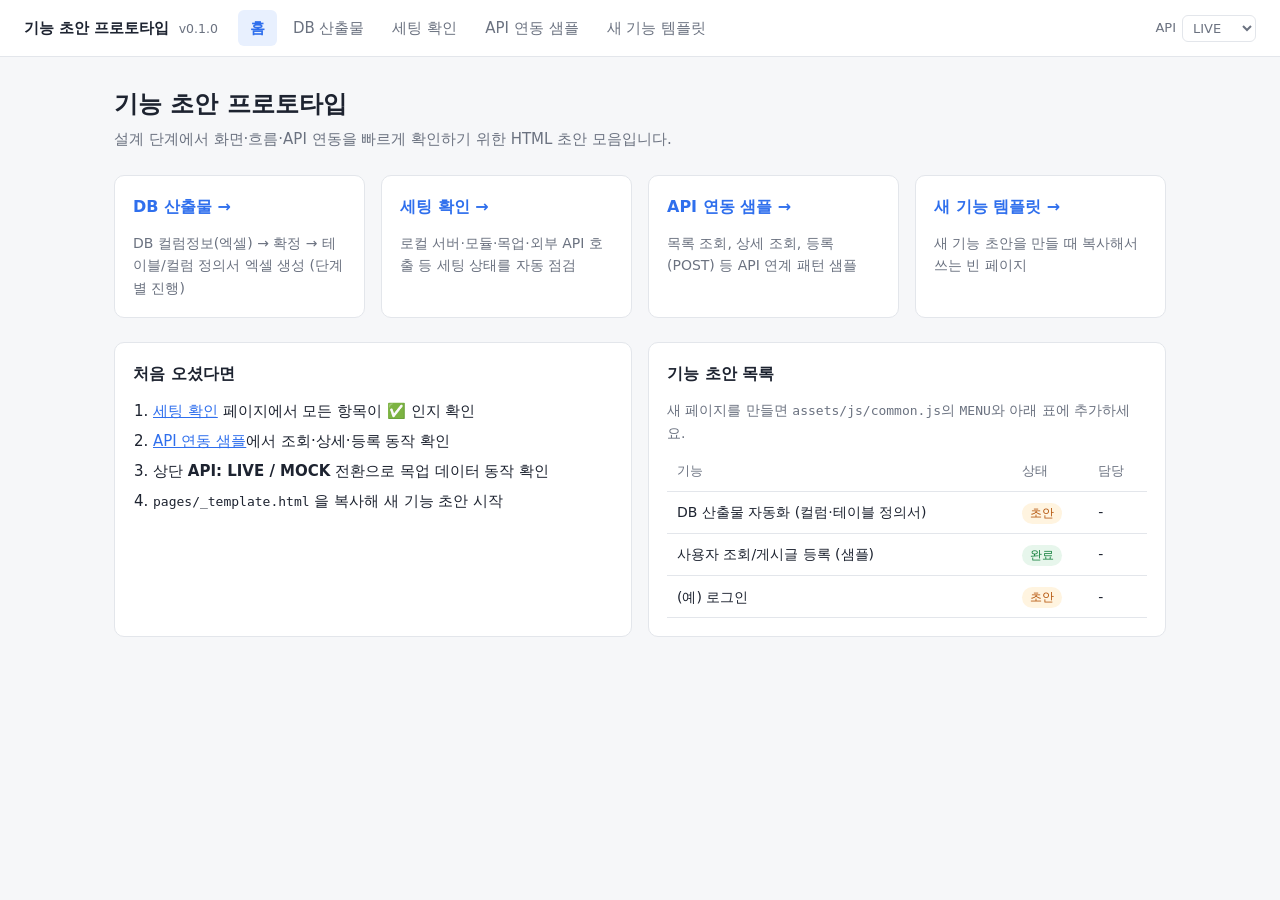
<file: index.html>
<!doctype html>
<html lang="ko">
<head>
  <meta charset="utf-8">
  <meta name="viewport" content="width=device-width, initial-scale=1">
  <title>기능 초안 프로토타입</title>
  <link rel="stylesheet" href="assets/css/common.css">
</head>
<body>
  <main>
    <h1>기능 초안 프로토타입</h1>
    <p class="desc">설계 단계에서 화면·흐름·API 연동을 빠르게 확인하기 위한 HTML 초안 모음입니다.</p>

    <div class="grid" id="menu"></div>

    <div class="cols" style="margin-top:24px">
      <section class="card">
        <h2>처음 오셨다면</h2>
        <ol class="steps">
          <li><a href="pages/setup-check.html">세팅 확인</a> 페이지에서 모든 항목이 ✅ 인지 확인</li>
          <li><a href="pages/api-sample.html">API 연동 샘플</a>에서 조회·상세·등록 동작 확인</li>
          <li>상단 <b>API: LIVE / MOCK</b> 전환으로 목업 데이터 동작 확인</li>
          <li><code>pages/_template.html</code> 을 복사해 새 기능 초안 시작</li>
        </ol>
      </section>
      <section class="card">
        <h2>기능 초안 목록</h2>
        <p style="margin-bottom:8px">새 페이지를 만들면 <code>assets/js/common.js</code>의 <code>MENU</code>와 아래 표에 추가하세요.</p>
        <div class="table-wrap">
          <table>
            <thead><tr><th>기능</th><th>상태</th><th>담당</th></tr></thead>
            <tbody>
              <tr onclick="location.href='pages/db-docs.html'"><td>DB 산출물 자동화 (컬럼·테이블 정의서)</td><td><span class="tag warn">초안</span></td><td>-</td></tr>
              <tr onclick="location.href='pages/api-sample.html'"><td>사용자 조회/게시글 등록 (샘플)</td><td><span class="tag ok">완료</span></td><td>-</td></tr>
              <tr><td>(예) 로그인</td><td><span class="tag warn">초안</span></td><td>-</td></tr>
            </tbody>
          </table>
        </div>
      </section>
    </div>
  </main>

  <script type="module">
    import { initPage, MENU, esc } from './assets/js/common.js';
    initPage('home', { apiLog: false });
    const desc = {
      dbdoc: 'DB 컬럼정보(엑셀) → 확정 → 테이블/컬럼 정의서 엑셀 생성 (단계별 진행)',
      setup: '로컬 서버·모듈·목업·외부 API 호출 등 세팅 상태를 자동 점검',
      api: '목록 조회, 상세 조회, 등록(POST) 등 API 연계 패턴 샘플',
      template: '새 기능 초안을 만들 때 복사해서 쓰는 빈 페이지',
    };
    document.getElementById('menu').innerHTML = MENU.filter((m) => m.key !== 'home')
      .map((m) => `<a class="card" href="${m.href}"><h2>${esc(m.label)} →</h2><p>${esc(desc[m.key] ?? '')}</p></a>`).join('');
  </script>
</body>
</html>
</file>
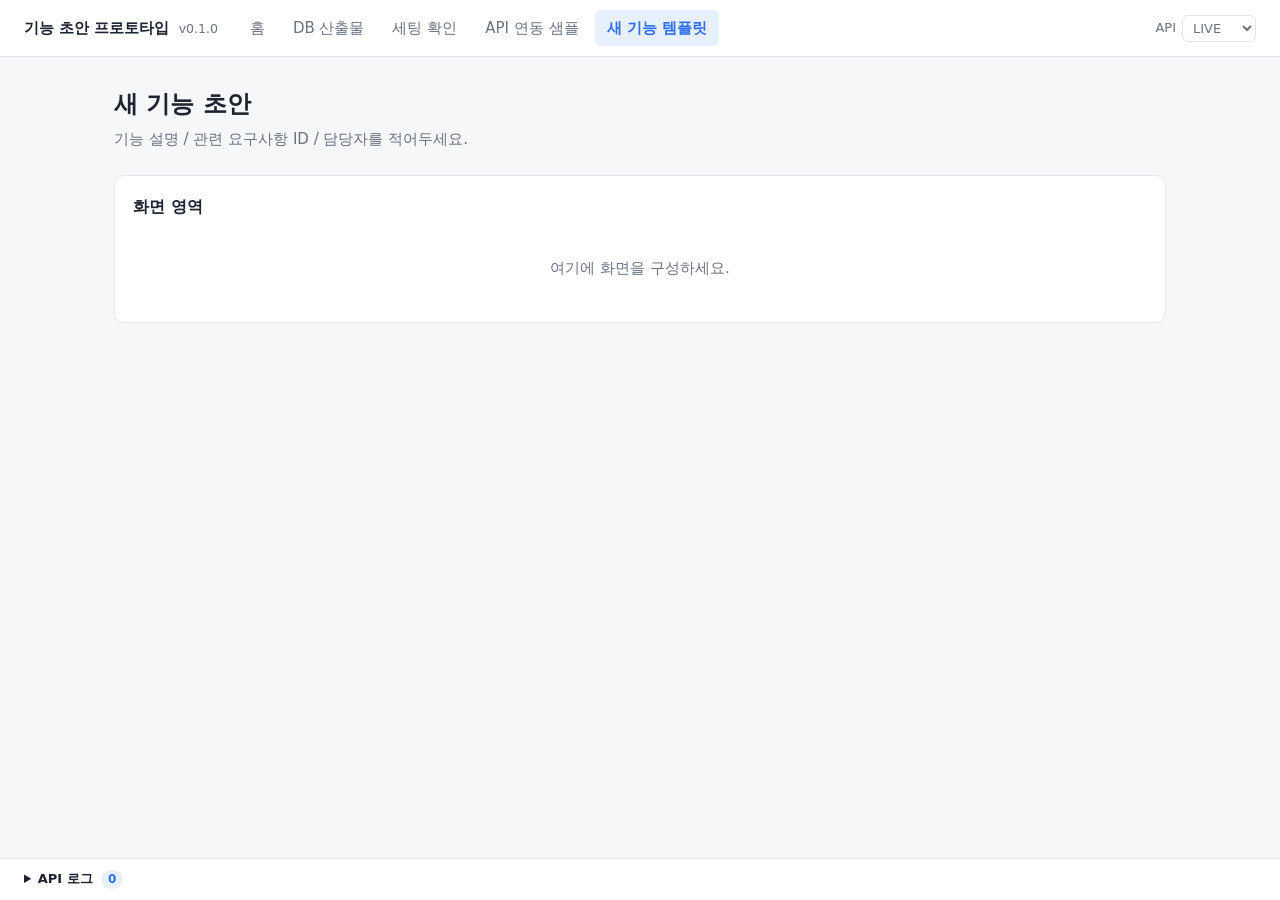
<file: pages/_template.html>
<!doctype html>
<!--
  새 기능 초안 템플릿
  1) 이 파일을 복사해 pages/기능명.html 로 저장 (예: pages/login.html)
  2) <title>, <h1>, initPage('키') 수정
  3) assets/js/common.js 의 MENU 배열에 { key, label, href } 추가
  4) API 호출은 api.get / api.post 사용 → 하단 로그에서 확인
-->
<html lang="ko">
<head>
  <meta charset="utf-8">
  <meta name="viewport" content="width=device-width, initial-scale=1">
  <title>새 기능 초안</title>
  <link rel="stylesheet" href="../assets/css/common.css">
</head>
<body>
  <main>
    <h1>새 기능 초안</h1>
    <p class="desc">기능 설명 / 관련 요구사항 ID / 담당자를 적어두세요.</p>

    <section class="card">
      <h2>화면 영역</h2>
      <div id="content"><div class="state">여기에 화면을 구성하세요.</div></div>
    </section>
  </main>

  <script type="module">
    import { initPage, toast, esc } from '../assets/js/common.js';
    import { api } from '../assets/js/api.js';
    initPage('template');

    // 예시: API 호출
    // const list = await api.get('/todos?userId=1');
    // document.getElementById('content').innerHTML = list.map(t => `<div>${esc(t.title)}</div>`).join('');
  </script>
</body>
</html>
</file>
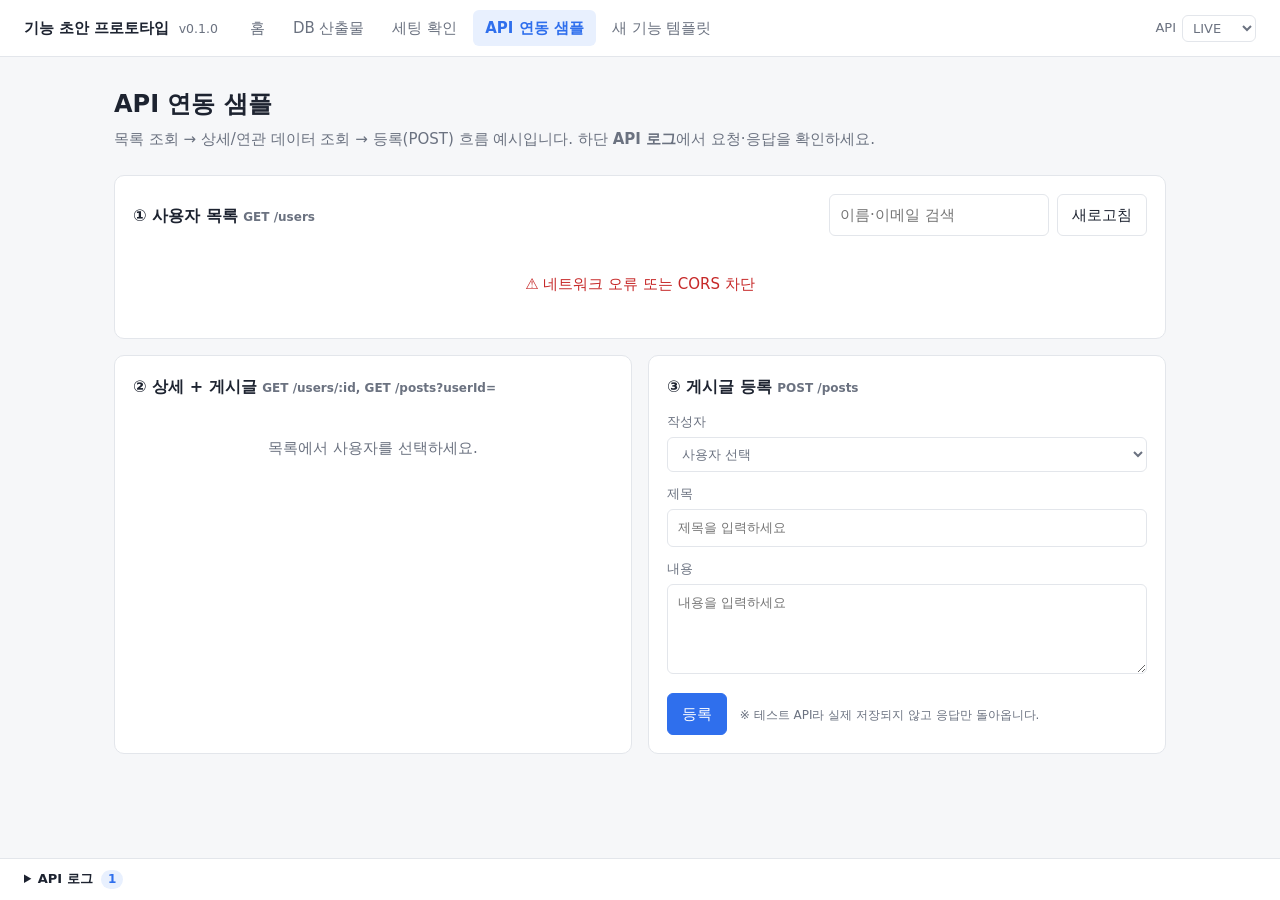
<file: pages/api-sample.html>
<!doctype html>
<html lang="ko">
<head>
  <meta charset="utf-8">
  <meta name="viewport" content="width=device-width, initial-scale=1">
  <title>API 연동 샘플</title>
  <link rel="stylesheet" href="../assets/css/common.css">
</head>
<body>
  <main>
    <h1>API 연동 샘플</h1>
    <p class="desc">목록 조회 → 상세/연관 데이터 조회 → 등록(POST) 흐름 예시입니다. 하단 <b>API 로그</b>에서 요청·응답을 확인하세요.</p>

    <section class="card" style="margin-bottom:16px">
      <div class="toolbar">
        <h2 style="margin:0;flex:1">① 사용자 목록 <span class="muted">GET /users</span></h2>
        <input id="keyword" placeholder="이름·이메일 검색" style="max-width:220px">
        <button class="btn" id="reload">새로고침</button>
      </div>
      <div id="userList" class="table-wrap"></div>
    </section>

    <div class="cols">
      <section class="card">
        <h2>② 상세 + 게시글 <span class="muted">GET /users/:id, GET /posts?userId=</span></h2>
        <div id="detail"><div class="state">목록에서 사용자를 선택하세요.</div></div>
      </section>

      <section class="card">
        <h2>③ 게시글 등록 <span class="muted">POST /posts</span></h2>
        <form id="postForm">
          <label class="field">작성자
            <select name="userId" required><option value="">사용자 선택</option></select>
          </label>
          <label class="field">제목 <input name="title" required maxlength="100" placeholder="제목을 입력하세요"></label>
          <label class="field">내용 <textarea name="body" required placeholder="내용을 입력하세요"></textarea></label>
          <button class="btn primary" type="submit">등록</button>
          <span class="muted" style="margin-left:8px">※ 테스트 API라 실제 저장되지 않고 응답만 돌아옵니다.</span>
        </form>
      </section>
    </div>
  </main>

  <script type="module">
    import { initPage, toast, esc } from '../assets/js/common.js';
    import { api } from '../assets/js/api.js';
    initPage('api');

    const $ = (s) => document.querySelector(s);
    const loading = (msg = '불러오는 중…') => `<div class="state"><span class="spinner"></span>${msg}</div>`;
    const errorBox = (e) => `<div class="state error">⚠️ ${esc(e.message)}${e.status ? ` (status ${e.status})` : ''}</div>`;

    let users = [];
    let selectedId = null;

    // ① 목록 조회
    async function loadUsers() {
      $('#userList').innerHTML = loading();
      try {
        users = await api.get('/users');
        renderUsers();
        $('#postForm [name=userId]').innerHTML = '<option value="">사용자 선택</option>' +
          users.map((u) => `<option value="${u.id}">${esc(u.name)}</option>`).join('');
      } catch (e) {
        $('#userList').innerHTML = errorBox(e);
      }
    }

    function renderUsers() {
      const kw = $('#keyword').value.trim().toLowerCase();
      const rows = users.filter((u) => !kw || u.name.toLowerCase().includes(kw) || u.email.toLowerCase().includes(kw));
      if (!rows.length) { $('#userList').innerHTML = '<div class="state">데이터가 없습니다.</div>'; return; }
      $('#userList').innerHTML = `<table>
        <thead><tr><th>ID</th><th>이름</th><th>이메일</th><th>회사</th><th>도시</th></tr></thead>
        <tbody>${rows.map((u) => `<tr data-id="${u.id}" class="${u.id === selectedId ? 'selected' : ''}">
          <td>${u.id}</td><td>${esc(u.name)}</td><td>${esc(u.email)}</td><td>${esc(u.company?.name)}</td><td>${esc(u.address?.city)}</td></tr>`).join('')}
        </tbody></table>`;
    }

    // ② 상세 + 연관 데이터 (병렬 호출)
    async function loadDetail(id) {
      selectedId = id; renderUsers();
      $('#detail').innerHTML = loading();
      try {
        const [user, posts] = await Promise.all([api.get(`/users/${id}`), api.get(`/posts?userId=${id}`)]);
        $('#detail').innerHTML = `
          <p style="margin:0 0 4px"><b>${esc(user.name)}</b> <span class="muted">@${esc(user.username)}</span></p>
          <p class="muted" style="margin:0 0 12px">${esc(user.email)} · ${esc(user.phone)}</p>
          <div class="muted" style="margin-bottom:6px">게시글 ${posts.length}건</div>
          <ol class="steps">${posts.slice(0, 5).map((p) => `<li>${esc(p.title)}</li>`).join('') || '<li>게시글 없음</li>'}</ol>`;
      } catch (e) {
        $('#detail').innerHTML = errorBox(e);
      }
    }

    // ③ 등록
    $('#postForm').addEventListener('submit', async (ev) => {
      ev.preventDefault();
      const form = ev.currentTarget;
      const btn = form.querySelector('button[type=submit]');
      const payload = Object.fromEntries(new FormData(form));
      payload.userId = Number(payload.userId);
      btn.disabled = true; btn.textContent = '등록 중…';
      try {
        const created = await api.post('/posts', payload);
        toast(`등록 완료 (id: ${created.id})`, 'success');
        form.reset();
      } catch (e) {
        toast(`등록 실패: ${e.message}`, 'error');
      } finally {
        btn.disabled = false; btn.textContent = '등록';
      }
    });

    $('#userList').addEventListener('click', (e) => {
      const tr = e.target.closest('tr[data-id]');
      if (tr) loadDetail(Number(tr.dataset.id));
    });
    $('#keyword').addEventListener('input', renderUsers);
    $('#reload').addEventListener('click', loadUsers);
    loadUsers();
  </script>
</body>
</html>
</file>
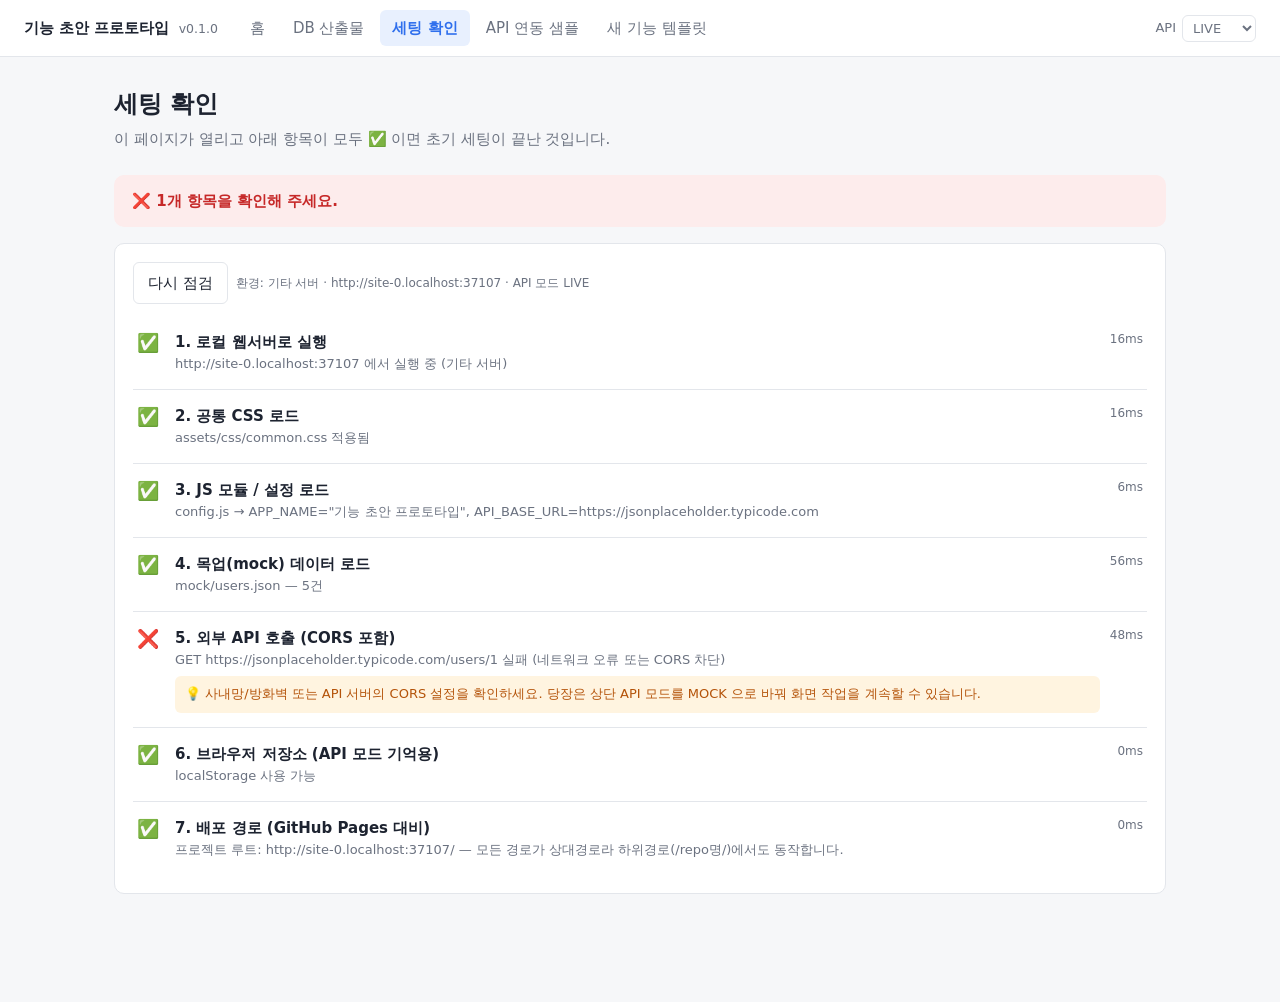
<file: pages/setup-check.html>
<!doctype html>
<html lang="ko">
<head>
  <meta charset="utf-8">
  <meta name="viewport" content="width=device-width, initial-scale=1">
  <title>세팅 확인</title>
  <link rel="stylesheet" href="../assets/css/common.css">
</head>
<body>
  <main>
    <h1>세팅 확인</h1>
    <p class="desc">이 페이지가 열리고 아래 항목이 모두 ✅ 이면 초기 세팅이 끝난 것입니다.</p>

    <div id="summary" class="summary pending">점검 중…</div>

    <section class="card">
      <div class="toolbar"><button class="btn" id="rerun">다시 점검</button><span class="muted" id="envInfo"></span></div>
      <ul class="checks" id="checks"></ul>
    </section>
  </main>

  <!-- 모듈 로드 실패(file:// 로 연 경우) 대비용 일반 스크립트 -->
  <script>
    window.__moduleLoaded = false;
    setTimeout(function () {
      if (window.__moduleLoaded) return;
      var s = document.getElementById('summary');
      s.className = 'summary fail';
      s.innerHTML = '❌ JS 모듈이 로드되지 않았습니다. 파일을 더블클릭(file://)으로 연 것 같습니다.<br>' +
        'VS Code의 <b>Live Server(Go Live)</b> 또는 <code>npx serve .</code> 로 실행한 뒤 http:// 주소로 접속하세요.';
    }, 1500);
  </script>

  <script type="module">
    import { initPage } from '../assets/js/common.js';
    import { CONFIG, MOCK_BASE_URL, ROOT_URL, getApiMode } from '../assets/js/config.js';
    window.__moduleLoaded = true;
    initPage('setup', { apiLog: false });

    const host = location.hostname;
    const env = location.protocol === 'file:' ? 'file' :
      /^(localhost|127\.0\.0\.1|0\.0\.0\.0)$/.test(host) ? '로컬 개발 서버' :
      host.endsWith('github.io') ? 'GitHub Pages' : '기타 서버';
    document.getElementById('envInfo').textContent = `환경: ${env} · ${location.origin} · API 모드 ${getApiMode().toUpperCase()}`;

    const timed = async (fn) => { const t = performance.now(); const r = await fn(); return { ...r, ms: Math.round(performance.now() - t) }; };
    const withTimeout = (p, ms) => Promise.race([p, new Promise((_, rej) => setTimeout(() => rej(new Error('timeout')), ms))]);

    const CHECKS = [
      {
        title: '1. 로컬 웹서버로 실행',
        run: async () => location.protocol.startsWith('http')
          ? { ok: true, detail: `${location.protocol}//${location.host} 에서 실행 중 (${env})` }
          : { ok: false, detail: 'file:// 로 열려 있습니다.', hint: 'VS Code → Live Server 확장 설치 → 우측 하단 "Go Live" 클릭' },
      },
      {
        title: '2. 공통 CSS 로드',
        run: async () => getComputedStyle(document.documentElement).getPropertyValue('--css-loaded').trim() === '1'
          ? { ok: true, detail: 'assets/css/common.css 적용됨' }
          : { ok: false, detail: 'CSS 변수가 없습니다.', hint: '&lt;link href="../assets/css/common.css"&gt; 경로를 확인하세요.' },
      },
      {
        title: '3. JS 모듈 / 설정 로드',
        run: async () => ({ ok: true, detail: `config.js → APP_NAME="${CONFIG.APP_NAME}", API_BASE_URL=${CONFIG.API_BASE_URL}` }),
      },
      {
        title: '4. 목업(mock) 데이터 로드',
        run: async () => {
          try {
            const res = await withTimeout(fetch(MOCK_BASE_URL + 'users.json'), 5000);
            if (!res.ok) throw new Error(`HTTP ${res.status}`);
            const data = await res.json();
            return { ok: Array.isArray(data), detail: `mock/users.json — ${data.length}건` };
          } catch (e) {
            return { ok: false, detail: `mock/users.json 로드 실패 (${e.message})`, hint: 'mock 폴더가 프로젝트 루트에 있는지, 웹서버로 실행 중인지 확인하세요.' };
          }
        },
      },
      {
        title: '5. 외부 API 호출 (CORS 포함)',
        run: async () => {
          const url = CONFIG.API_BASE_URL.replace(/\/$/, '') + '/users/1';
          try {
            const res = await withTimeout(fetch(url), CONFIG.TIMEOUT_MS);
            if (!res.ok) throw new Error(`HTTP ${res.status}`);
            await res.json();
            return { ok: true, detail: `GET ${url} → ${res.status}` };
          } catch (e) {
            return {
              ok: false, detail: `GET ${url} 실패 (${e.message === 'timeout' ? '타임아웃' : '네트워크 오류 또는 CORS 차단'})`,
              hint: '사내망/방화벽 또는 API 서버의 CORS 설정을 확인하세요. 당장은 상단 API 모드를 MOCK 으로 바꿔 화면 작업을 계속할 수 있습니다.',
            };
          }
        },
      },
      {
        title: '6. 브라우저 저장소 (API 모드 기억용)',
        run: async () => {
          try { localStorage.setItem('__t', '1'); localStorage.removeItem('__t'); return { ok: true, detail: 'localStorage 사용 가능' }; }
          catch { return { ok: 'warn', detail: 'localStorage 사용 불가 (시크릿 모드 등). 모드 전환이 기억되지 않을 뿐 동작에는 문제없습니다.' }; }
        },
      },
      {
        title: '7. 배포 경로 (GitHub Pages 대비)',
        run: async () => ({ ok: true, detail: `프로젝트 루트: ${ROOT_URL} — 모든 경로가 상대경로라 하위경로(/repo명/)에서도 동작합니다.` }),
      },
    ];

    async function runAll() {
      const list = document.getElementById('checks');
      const summary = document.getElementById('summary');
      summary.className = 'summary pending'; summary.textContent = '점검 중…';
      list.innerHTML = CHECKS.map((c, i) => `<li id="c${i}"><span class="icon"><span class="spinner"></span></span><div><div class="title">${c.title}</div><div class="detail">확인 중…</div></div><span></span></li>`).join('');

      const results = await Promise.all(CHECKS.map(async (c, i) => {
        const r = await timed(c.run);
        const li = document.getElementById('c' + i);
        const icon = r.ok === true ? '✅' : r.ok === 'warn' ? '⚠️' : '❌';
        li.innerHTML = `<span class="icon">${icon}</span>
          <div><div class="title">${c.title}</div><div class="detail">${r.detail}</div>${r.hint ? `<div class="hint">💡 ${r.hint}</div>` : ''}</div>
          <span class="muted">${r.ms}ms</span>`;
        return r.ok;
      }));

      const fails = results.filter((r) => r === false).length;
      summary.className = 'summary ' + (fails ? 'fail' : 'ok');
      summary.textContent = fails ? `❌ ${fails}개 항목을 확인해 주세요.` : '✅ 세팅 완료! 이제 기능 초안을 만들 수 있습니다.';
    }

    document.getElementById('rerun').addEventListener('click', runAll);
    runAll();
  </script>
</body>
</html>
</file>
<file: assets/css/common.css>
:root {
  --bg: #f6f7f9;
  --surface: #ffffff;
  --text: #1d2330;
  --muted: #6b7280;
  --line: #e3e6eb;
  --primary: #2f6fed;
  --primary-weak: #e8f0fe;
  --ok: #15803d;
  --ok-weak: #e7f6ec;
  --fail: #c62828;
  --fail-weak: #fdecec;
  --warn: #b45309;
  --warn-weak: #fff4e0;
  --radius: 10px;
  --css-loaded: 1; /* 세팅 확인 페이지에서 CSS 로드 여부 체크용 */
}
@media (prefers-color-scheme: dark) {
  :root {
    --bg: #14161b; --surface: #1d2027; --text: #e6e8ec; --muted: #9aa1ad; --line: #2c313b;
    --primary: #6c9bff; --primary-weak: #1f2a44;
    --ok: #4ade80; --ok-weak: #15291d; --fail: #f87171; --fail-weak: #331b1b; --warn: #fbbf24; --warn-weak: #33280f;
  }
}

* { box-sizing: border-box; }
body {
  margin: 0; background: var(--bg); color: var(--text);
  font: 15px/1.6 "Pretendard", "Apple SD Gothic Neo", "Malgun Gothic", system-ui, sans-serif;
  padding-bottom: 80px;
}
a { color: var(--primary); }
code, pre { font-family: ui-monospace, SFMono-Regular, Menlo, Consolas, monospace; font-size: 13px; }

/* Header */
.app-header {
  position: sticky; top: 0; z-index: 10;
  display: flex; align-items: center; gap: 20px; flex-wrap: wrap;
  padding: 10px 24px; background: var(--surface); border-bottom: 1px solid var(--line);
}
.brand { font-weight: 700; color: var(--text); text-decoration: none; }
.brand small { color: var(--muted); font-weight: 400; margin-left: 4px; }
.app-header nav { display: flex; gap: 4px; flex: 1; flex-wrap: wrap; }
.app-header nav a { padding: 6px 12px; border-radius: 6px; color: var(--muted); text-decoration: none; }
.app-header nav a:hover { background: var(--bg); color: var(--text); }
.app-header nav a.active { background: var(--primary-weak); color: var(--primary); font-weight: 600; }
.mode-toggle { display: flex; align-items: center; gap: 6px; font-size: 13px; color: var(--muted); }

/* Layout */
main { max-width: 1100px; margin: 0 auto; padding: 28px 24px; }
h1 { font-size: 24px; margin: 0 0 4px; }
.desc { color: var(--muted); margin: 0 0 24px; }
.grid { display: grid; gap: 16px; grid-template-columns: repeat(auto-fill, minmax(240px, 1fr)); }
.cols { display: grid; gap: 16px; grid-template-columns: 1fr 1fr; }
@media (max-width: 760px) { .cols { grid-template-columns: 1fr; } main { padding: 20px 16px; } }

.card { background: var(--surface); border: 1px solid var(--line); border-radius: var(--radius); padding: 18px; }
.card h2 { font-size: 16px; margin: 0 0 12px; }
a.card { text-decoration: none; color: inherit; display: block; transition: border-color .15s; }
a.card:hover { border-color: var(--primary); }
a.card h2 { color: var(--primary); }
.card p { margin: 0; color: var(--muted); font-size: 14px; }

/* Form */
input, select, textarea, button { font: inherit; color: inherit; }
input, select, textarea {
  width: 100%; padding: 8px 10px; border: 1px solid var(--line); border-radius: 6px; background: var(--surface);
}
.mode-toggle select { width: auto; padding: 4px 6px; }
textarea { min-height: 90px; resize: vertical; }
label.field { display: block; margin-bottom: 12px; font-size: 13px; color: var(--muted); }
label.field > * { margin-top: 4px; }
.btn {
  padding: 8px 14px; border-radius: 6px; border: 1px solid var(--line); background: var(--surface); cursor: pointer;
}
.btn:hover { border-color: var(--primary); }
.btn.primary { background: var(--primary); border-color: var(--primary); color: #fff; }
.btn:disabled { opacity: .5; cursor: default; }
.toolbar { display: flex; gap: 8px; align-items: center; margin-bottom: 12px; flex-wrap: wrap; }

/* Table */
.table-wrap { overflow-x: auto; }
table { width: 100%; border-collapse: collapse; font-size: 14px; }
th, td { text-align: left; padding: 9px 10px; border-bottom: 1px solid var(--line); white-space: nowrap; }
th { color: var(--muted); font-weight: 500; font-size: 13px; }
tbody tr { cursor: pointer; }
tbody tr:hover { background: var(--bg); }
tbody tr.selected { background: var(--primary-weak); }

/* States */
.state { padding: 24px; text-align: center; color: var(--muted); }
.state.error { color: var(--fail); }
.spinner { display: inline-block; width: 16px; height: 16px; border: 2px solid var(--line); border-top-color: var(--primary); border-radius: 50%; animation: spin .8s linear infinite; vertical-align: -3px; margin-right: 6px; }
@keyframes spin { to { transform: rotate(360deg); } }

/* Badges */
.tag { display: inline-block; padding: 1px 8px; border-radius: 99px; font-size: 12px; background: var(--bg); color: var(--muted); }
.tag.ok { background: var(--ok-weak); color: var(--ok); }
.tag.fail { background: var(--fail-weak); color: var(--fail); }
.tag.warn { background: var(--warn-weak); color: var(--warn); }
.muted { color: var(--muted); font-size: 12px; }

/* Check list */
.checks { list-style: none; padding: 0; margin: 0; }
.checks li { display: grid; grid-template-columns: 28px 1fr auto; gap: 10px; padding: 14px 4px; border-bottom: 1px solid var(--line); align-items: start; }
.checks li:last-child { border-bottom: 0; }
.checks .icon { font-size: 18px; line-height: 1.4; }
.checks .title { font-weight: 600; }
.checks .detail { color: var(--muted); font-size: 13px; }
.checks .hint { margin-top: 6px; padding: 8px 10px; border-radius: 6px; background: var(--warn-weak); color: var(--warn); font-size: 13px; }
.summary { display: flex; gap: 12px; align-items: center; padding: 14px 18px; border-radius: var(--radius); margin-bottom: 16px; font-weight: 600; }
.summary.ok { background: var(--ok-weak); color: var(--ok); }
.summary.fail { background: var(--fail-weak); color: var(--fail); }
.summary.pending { background: var(--surface); border: 1px solid var(--line); color: var(--muted); }

/* Toast */
.toast-box { position: fixed; top: 64px; right: 20px; display: grid; gap: 8px; z-index: 50; }
.toast { padding: 10px 14px; border-radius: 8px; background: var(--text); color: var(--bg); font-size: 14px; box-shadow: 0 4px 14px rgba(0,0,0,.15); }
.toast.error { background: var(--fail); color: #fff; }
.toast.success { background: var(--ok); color: #fff; }

/* API log panel */
.api-log { position: fixed; left: 0; right: 0; bottom: 0; background: var(--surface); border-top: 1px solid var(--line); max-height: 45vh; overflow: auto; z-index: 20; font-size: 13px; }
.api-log summary { padding: 10px 24px; cursor: pointer; font-weight: 600; position: sticky; top: 0; background: var(--surface); }
.api-log .count { display: inline-block; min-width: 22px; text-align: center; border-radius: 99px; background: var(--primary-weak); color: var(--primary); font-size: 12px; margin-left: 4px; }
.api-log ol { list-style: none; margin: 0; padding: 0 24px 12px; }
.api-log li { border-left: 3px solid var(--ok); padding: 6px 10px; margin-bottom: 8px; background: var(--bg); border-radius: 0 6px 6px 0; }
.api-log li.fail { border-left-color: var(--fail); }
.api-log .row { display: flex; gap: 8px; align-items: center; flex-wrap: wrap; }
.api-log pre { margin: 6px 0 0; max-height: 160px; overflow: auto; white-space: pre-wrap; color: var(--muted); }

.steps { margin: 0; padding-left: 20px; }
.steps li { margin-bottom: 6px; }
</file>
